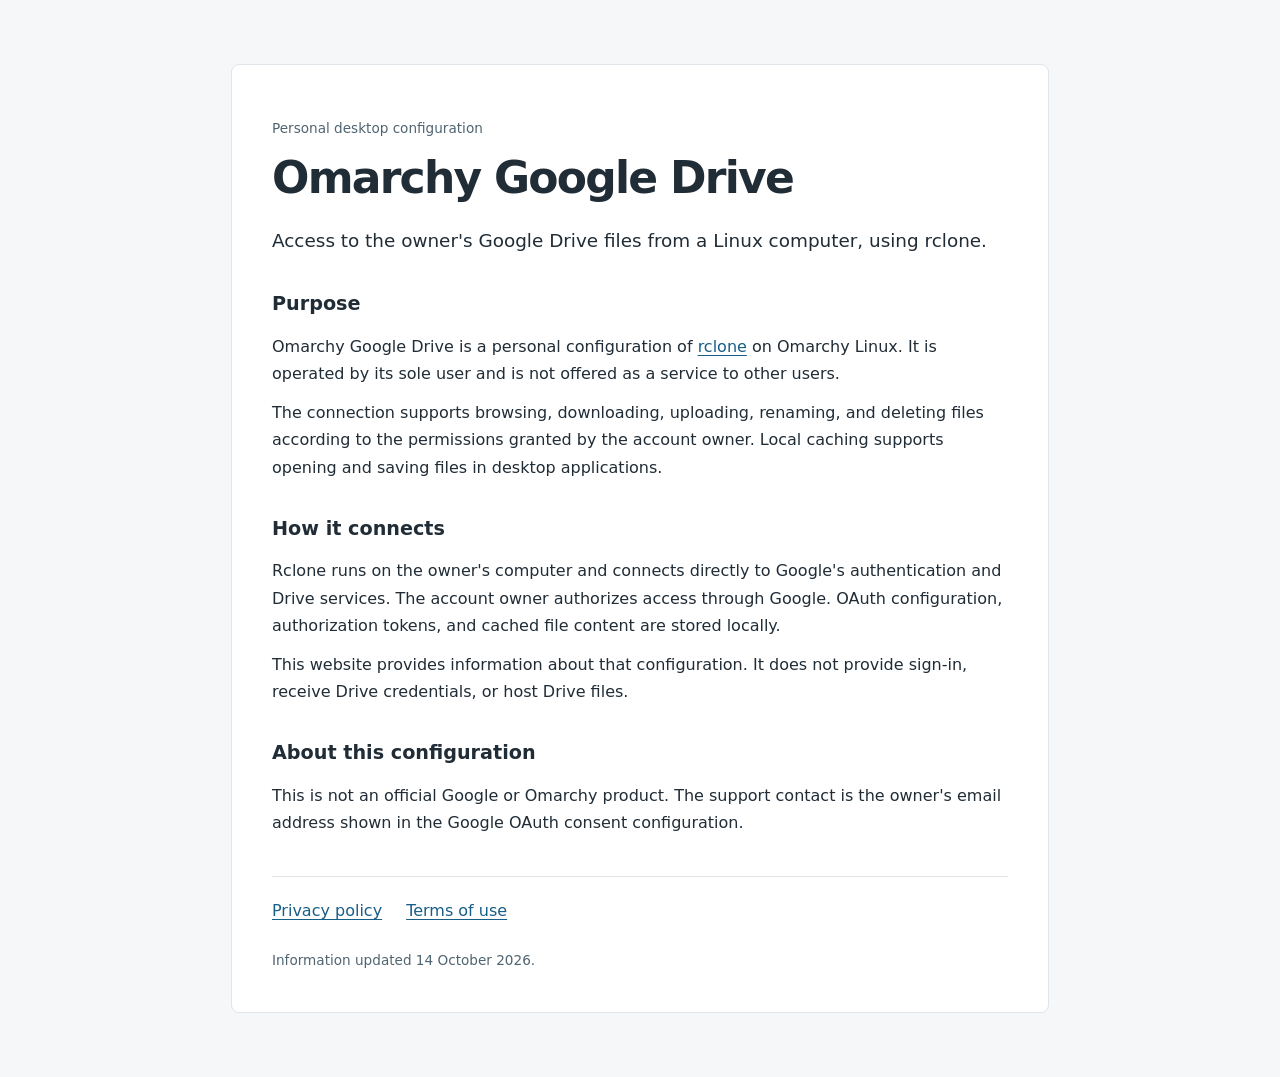
<file: index.html>
<!doctype html>
<html lang="en">
<head>
  <meta charset="utf-8">
  <meta name="viewport" content="width=device-width, initial-scale=1">
  <meta name="description" content="Information about a personal rclone configuration for Google Drive access on Omarchy Linux.">
  <title>Omarchy Google Drive — Personal rclone configuration</title>
  <link rel="stylesheet" href="style.css">
</head>
<body>
  <main>
    <p class="eyebrow">Personal desktop configuration</p>
    <h1>Omarchy Google Drive</h1>
    <p class="intro">Access to the owner's Google Drive files from a Linux computer, using rclone.</p>
    <h2>Purpose</h2>
    <p>Omarchy Google Drive is a personal configuration of <a href="https://rclone.org/drive/">rclone</a> on Omarchy Linux. It is operated by its sole user and is not offered as a service to other users.</p>
    <p>The connection supports browsing, downloading, uploading, renaming, and deleting files according to the permissions granted by the account owner. Local caching supports opening and saving files in desktop applications.</p>
    <h2>How it connects</h2>
    <p>Rclone runs on the owner's computer and connects directly to Google's authentication and Drive services. The account owner authorizes access through Google. OAuth configuration, authorization tokens, and cached file content are stored locally.</p>
    <p>This website provides information about that configuration. It does not provide sign-in, receive Drive credentials, or host Drive files.</p>
    <h2>About this configuration</h2>
    <p>This is not an official Google or Omarchy product. The support contact is the owner's email address shown in the Google OAuth consent configuration.</p>
    <nav aria-label="Information pages"><a href="privacy.html">Privacy policy</a><a href="terms.html">Terms of use</a></nav>
    <footer>Information updated 14 October 2026.</footer>
  </main>
</body>
</html>
</file>
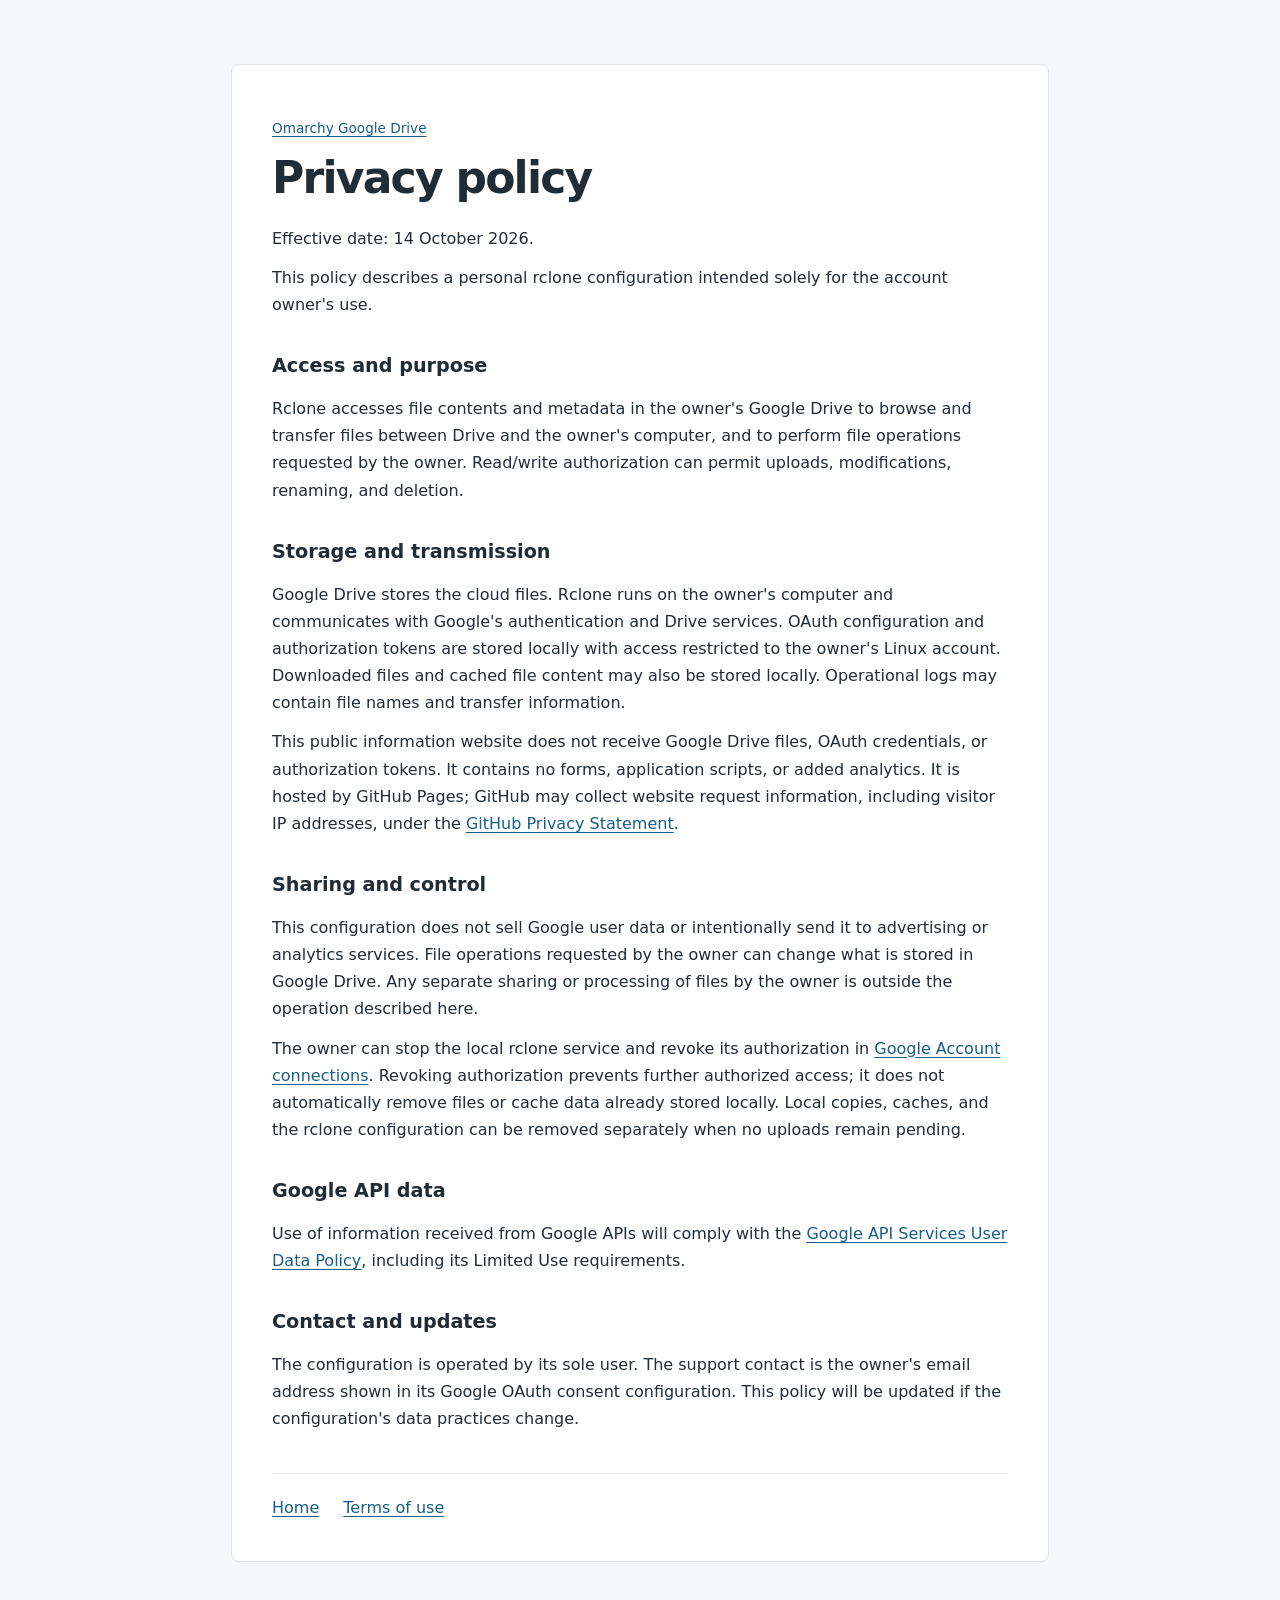
<file: privacy.html>
<!doctype html>
<html lang="en">
<head>
  <meta charset="utf-8">
  <meta name="viewport" content="width=device-width, initial-scale=1">
  <title>Privacy policy — Omarchy Google Drive</title>
  <link rel="stylesheet" href="style.css">
</head>
<body>
  <main>
    <p class="eyebrow"><a href="./">Omarchy Google Drive</a></p>
    <h1>Privacy policy</h1>
    <p>Effective date: 14 October 2026.</p>
    <p>This policy describes a personal rclone configuration intended solely for the account owner's use.</p>
    <h2>Access and purpose</h2>
    <p>Rclone accesses file contents and metadata in the owner's Google Drive to browse and transfer files between Drive and the owner's computer, and to perform file operations requested by the owner. Read/write authorization can permit uploads, modifications, renaming, and deletion.</p>
    <h2>Storage and transmission</h2>
    <p>Google Drive stores the cloud files. Rclone runs on the owner's computer and communicates with Google's authentication and Drive services. OAuth configuration and authorization tokens are stored locally with access restricted to the owner's Linux account. Downloaded files and cached file content may also be stored locally. Operational logs may contain file names and transfer information.</p>
    <p>This public information website does not receive Google Drive files, OAuth credentials, or authorization tokens. It contains no forms, application scripts, or added analytics. It is hosted by GitHub Pages; GitHub may collect website request information, including visitor IP addresses, under the <a href="https://docs.github.com/en/site-policy/privacy-policies/github-general-privacy-statement">GitHub Privacy Statement</a>.</p>
    <h2>Sharing and control</h2>
    <p>This configuration does not sell Google user data or intentionally send it to advertising or analytics services. File operations requested by the owner can change what is stored in Google Drive. Any separate sharing or processing of files by the owner is outside the operation described here.</p>
    <p>The owner can stop the local rclone service and revoke its authorization in <a href="https://myaccount.google.com/connections">Google Account connections</a>. Revoking authorization prevents further authorized access; it does not automatically remove files or cache data already stored locally. Local copies, caches, and the rclone configuration can be removed separately when no uploads remain pending.</p>
    <h2>Google API data</h2>
    <p>Use of information received from Google APIs will comply with the <a href="https://developers.google.com/terms/api-services-user-data-policy">Google API Services User Data Policy</a>, including its Limited Use requirements.</p>
    <h2>Contact and updates</h2>
    <p>The configuration is operated by its sole user. The support contact is the owner's email address shown in its Google OAuth consent configuration. This policy will be updated if the configuration's data practices change.</p>
    <nav aria-label="Information pages"><a href="./">Home</a><a href="terms.html">Terms of use</a></nav>
  </main>
</body>
</html>
</file>
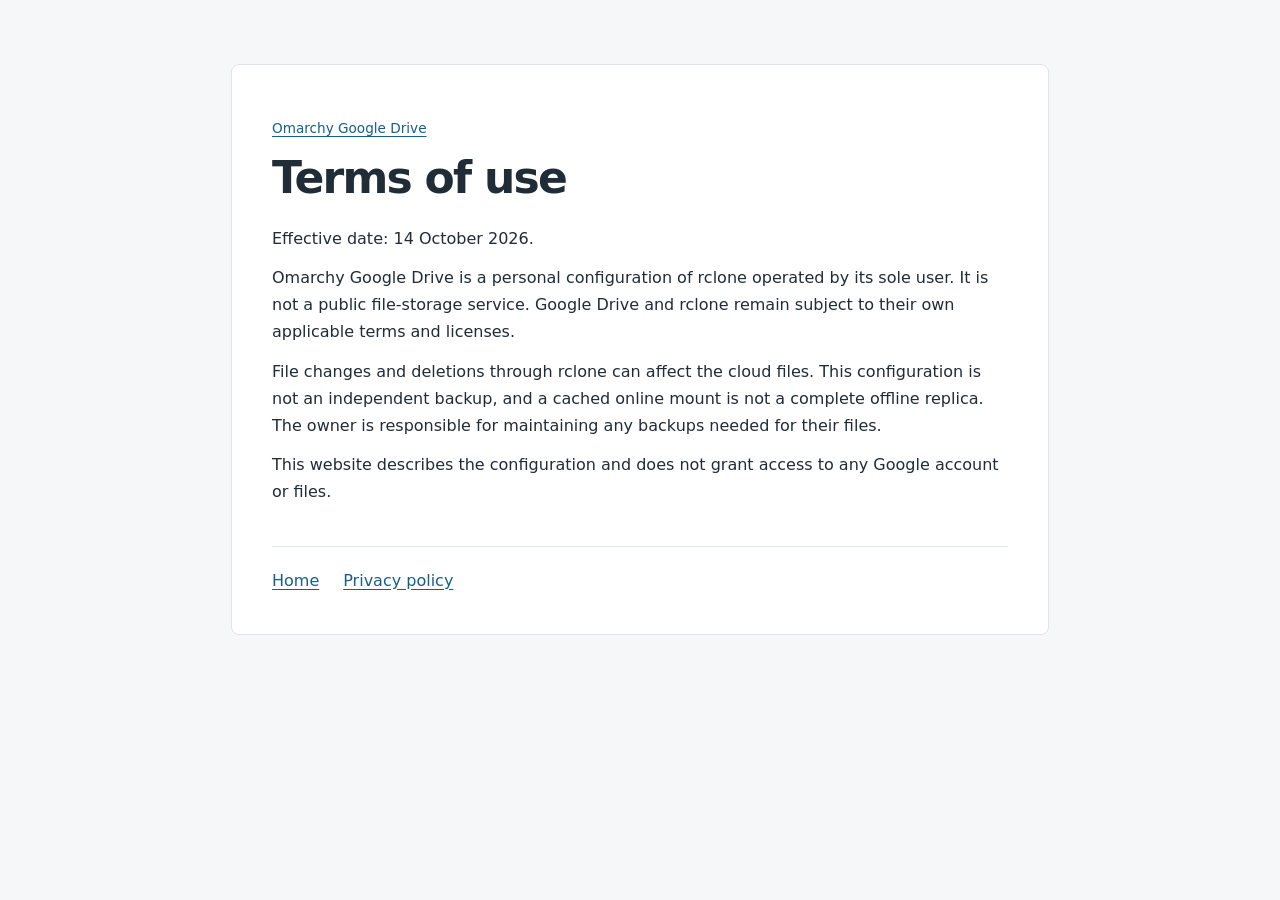
<file: terms.html>
<!doctype html>
<html lang="en">
<head>
  <meta charset="utf-8">
  <meta name="viewport" content="width=device-width, initial-scale=1">
  <title>Terms of use — Omarchy Google Drive</title>
  <link rel="stylesheet" href="style.css">
</head>
<body>
  <main>
    <p class="eyebrow"><a href="./">Omarchy Google Drive</a></p>
    <h1>Terms of use</h1>
    <p>Effective date: 14 October 2026.</p>
    <p>Omarchy Google Drive is a personal configuration of rclone operated by its sole user. It is not a public file-storage service. Google Drive and rclone remain subject to their own applicable terms and licenses.</p>
    <p>File changes and deletions through rclone can affect the cloud files. This configuration is not an independent backup, and a cached online mount is not a complete offline replica. The owner is responsible for maintaining any backups needed for their files.</p>
    <p>This website describes the configuration and does not grant access to any Google account or files.</p>
    <nav aria-label="Information pages"><a href="./">Home</a><a href="privacy.html">Privacy policy</a></nav>
  </main>
</body>
</html>
</file>
<file: style.css>
:root { color-scheme: light dark; font-family: system-ui, sans-serif; line-height: 1.7; color: #202c36; background: #f5f7f8; }
body { margin: 0; }
main { max-width: 46rem; margin: 4rem auto; padding: 2.5rem; background: #fff; border: 1px solid #dfe5e8; border-radius: .5rem; }
h1 { font-size: clamp(2rem, 5vw, 2.75rem); line-height: 1.2; letter-spacing: -.04em; margin: .5rem 0 1.25rem; }
h2 { font-size: 1.2rem; margin: 2rem 0 .5rem; }
p { margin: .75rem 0; }
a { color: #175e88; text-underline-offset: .2em; }
a:focus-visible { outline: 3px solid #d88c12; outline-offset: 4px; }
.eyebrow { font-size: .85rem; color: #506471; }
.intro { font-size: 1.15rem; }
nav { display: flex; flex-wrap: wrap; gap: 1.5rem; border-top: 1px solid #dfe5e8; margin-top: 2.5rem; padding-top: 1.25rem; }
footer { margin-top: 1.5rem; font-size: .85rem; color: #506471; }
@media (max-width: 600px) { main { margin: 0; padding: 1.5rem; border: 0; border-radius: 0; } }
@media (prefers-color-scheme: dark) { :root { color: #e1e8ed; background: #141c22; } main { background: #1b262e; border-color: #3c4b55; } a { color: #90cbee; } .eyebrow, footer { color: #adbdc7; } nav { border-color: #3c4b55; } }
</file>
